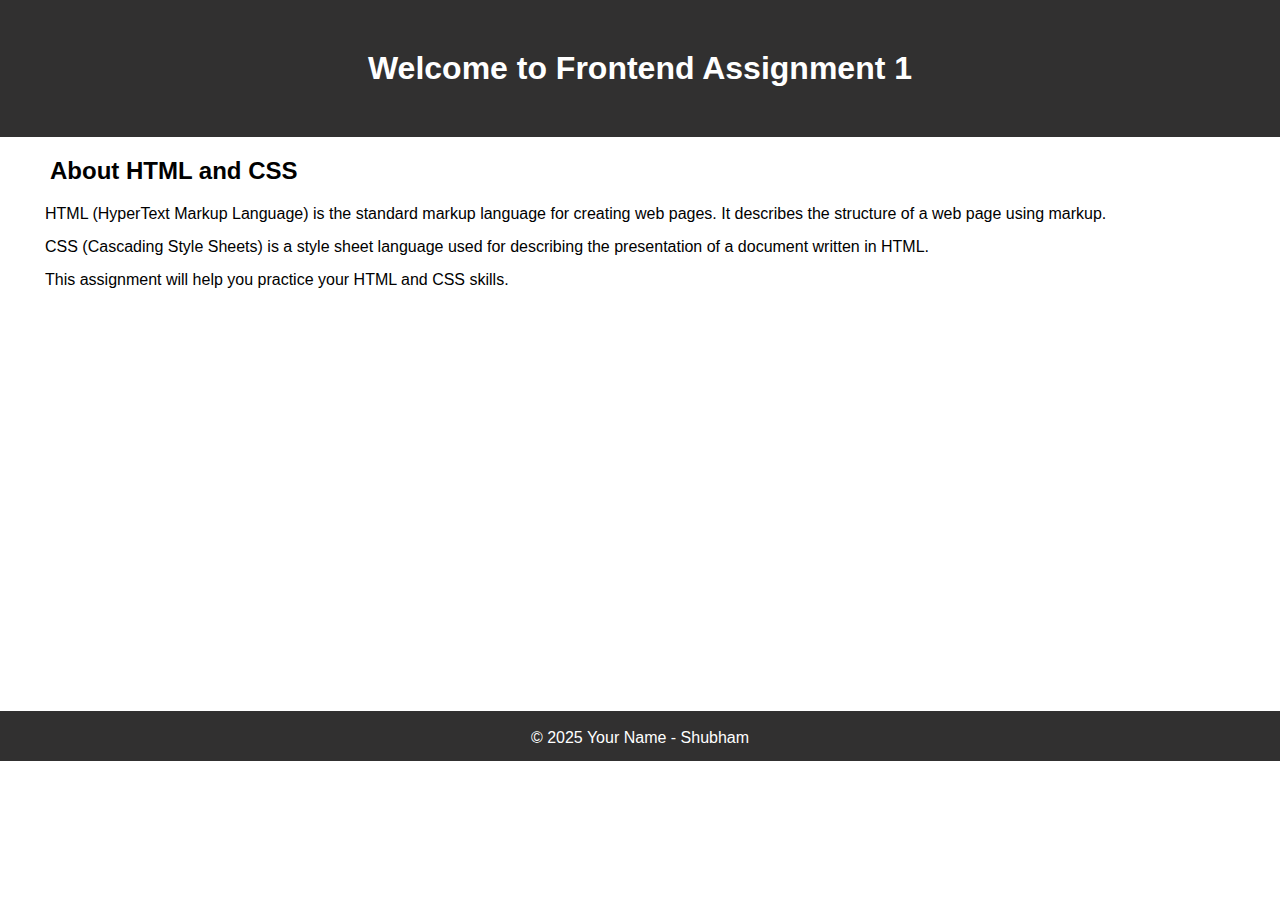
<file: Assignment-1/index.html>
<!DOCTYPE html>
<html lang="en">
  <head>
    <meta charset="UTF-8" />
    <meta name="viewport" content="width=device-width, initial-scale=1.0" />
    <link rel="stylesheet" href="style.css" />
    <title>Frontend Assignment 1</title>
  </head>
  <body>
    <header>
      <h1>Welcome to Frontend Assignment 1</h1>
    </header>
    <main>
      <h2>About HTML and CSS</h2>
      <p class="content html-content">
        HTML (HyperText Markup Language) is the standard markup language for
        creating web pages. It describes the structure of a web page using
        markup.
      </p>
      <p class="content css-content">
        CSS (Cascading Style Sheets) is a style sheet language used for
        describing the presentation of a document written in HTML.
      </p>
      <p class="content assign-content">
        This assignment will help you practice your HTML and CSS skills.
      </p>
    </main>
    <footer>
      <p id="footer">&copy; 2025 Your Name - Shubham</p>
    </footer>
  </body>
</html>
</file>
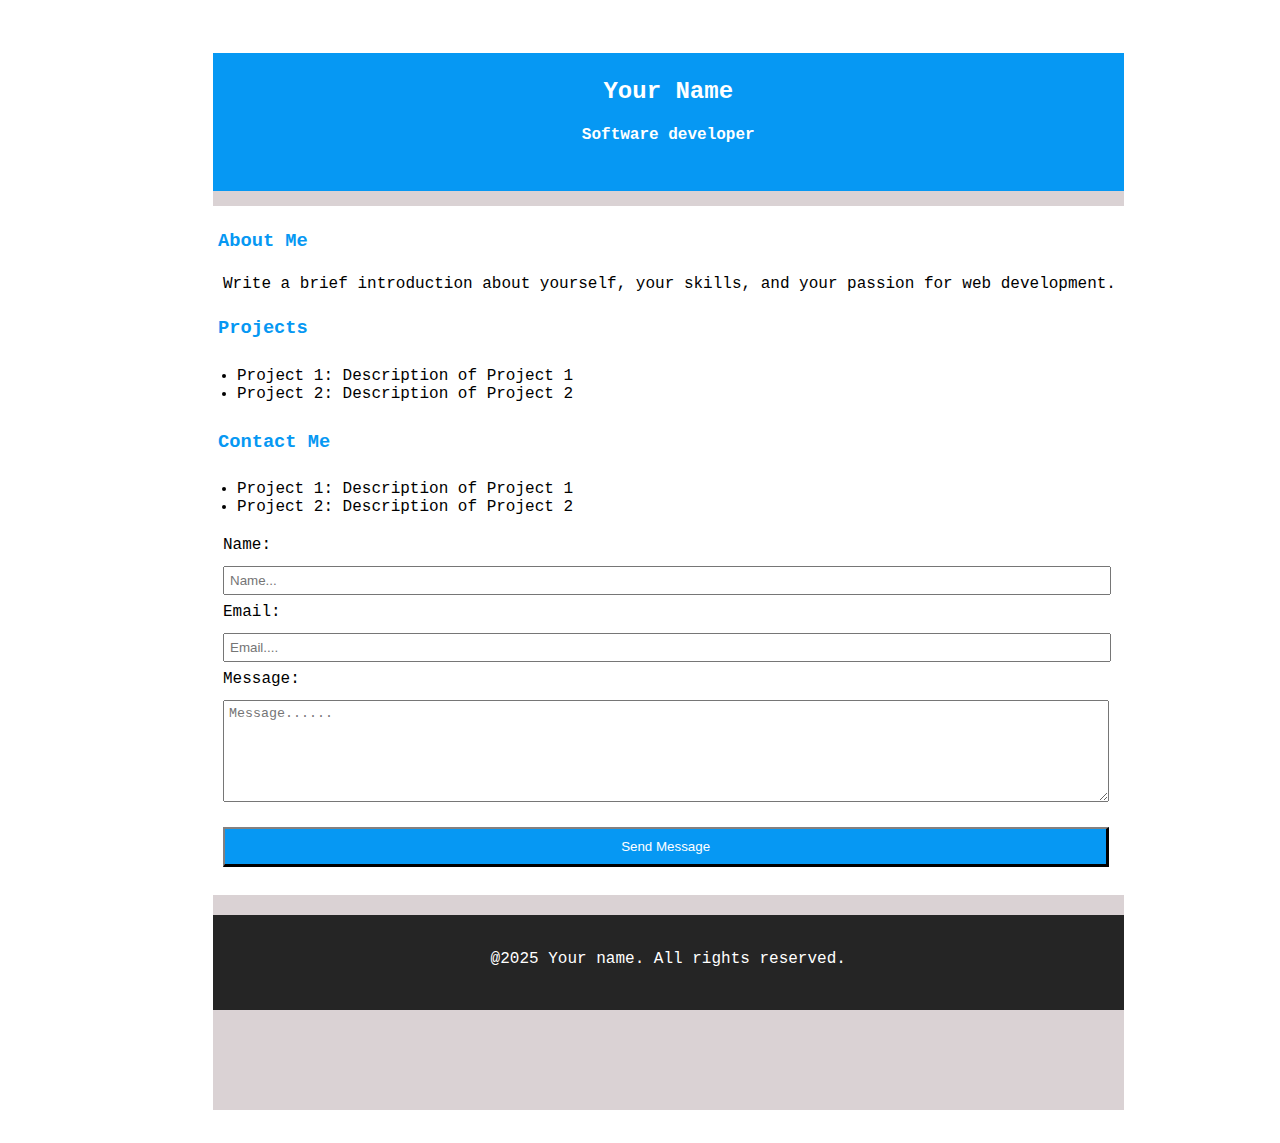
<file: Assignment-2/index.html>
<!DOCTYPE html>
<html lang="en">
  <head>
    <meta charset="UTF-8" />
    <meta name="viewport" content="width=device-width, initial-scale=1.0" />
    <link rel="stylesheet" href="style.css"/>
    <title>Frontend Assignment 2</title>
  </head>
  <body>
    <header id="first">
      <h2>Your Name</h2>
      <h4>Software developer</h4>
    </header>
    <section>
      <h3>About Me</h3>
      <p>
        Write a brief introduction about yourself, your skills, and your passion
        for web development.
      </p>
    </section>
    <section>
      <h3>Projects</h3>
      <ul>
        <li>Project 1: Description of Project 1</li>
        <li>Project 2: Description of Project 2</li>
      </ul>
    </section>
    <section>
      <h3>Contact Me</h3>
      <ul>
        <li>Project 1: Description of Project 1</li>
        <li>Project 2: Description of Project 2</li>
      </ul>
    </section>
    <form>
      <label for="username">Name:</label>
      <input type="text" id="username" placeholder="Name..."/>
      <label for="mail">Email:</label><br />
      <input type="email" id="mail" placeholder="Email...."/>
      <label for="msg">Message:</label><br />
      <textarea id="msg" rows="6" cols="123" placeholder="Message......"></textarea>
      <input type="submit" value="Send Message" />
    </form>
    <footer id="footer">@2025 Your name. All rights reserved.</footer>
  </body>
</html>
</file>
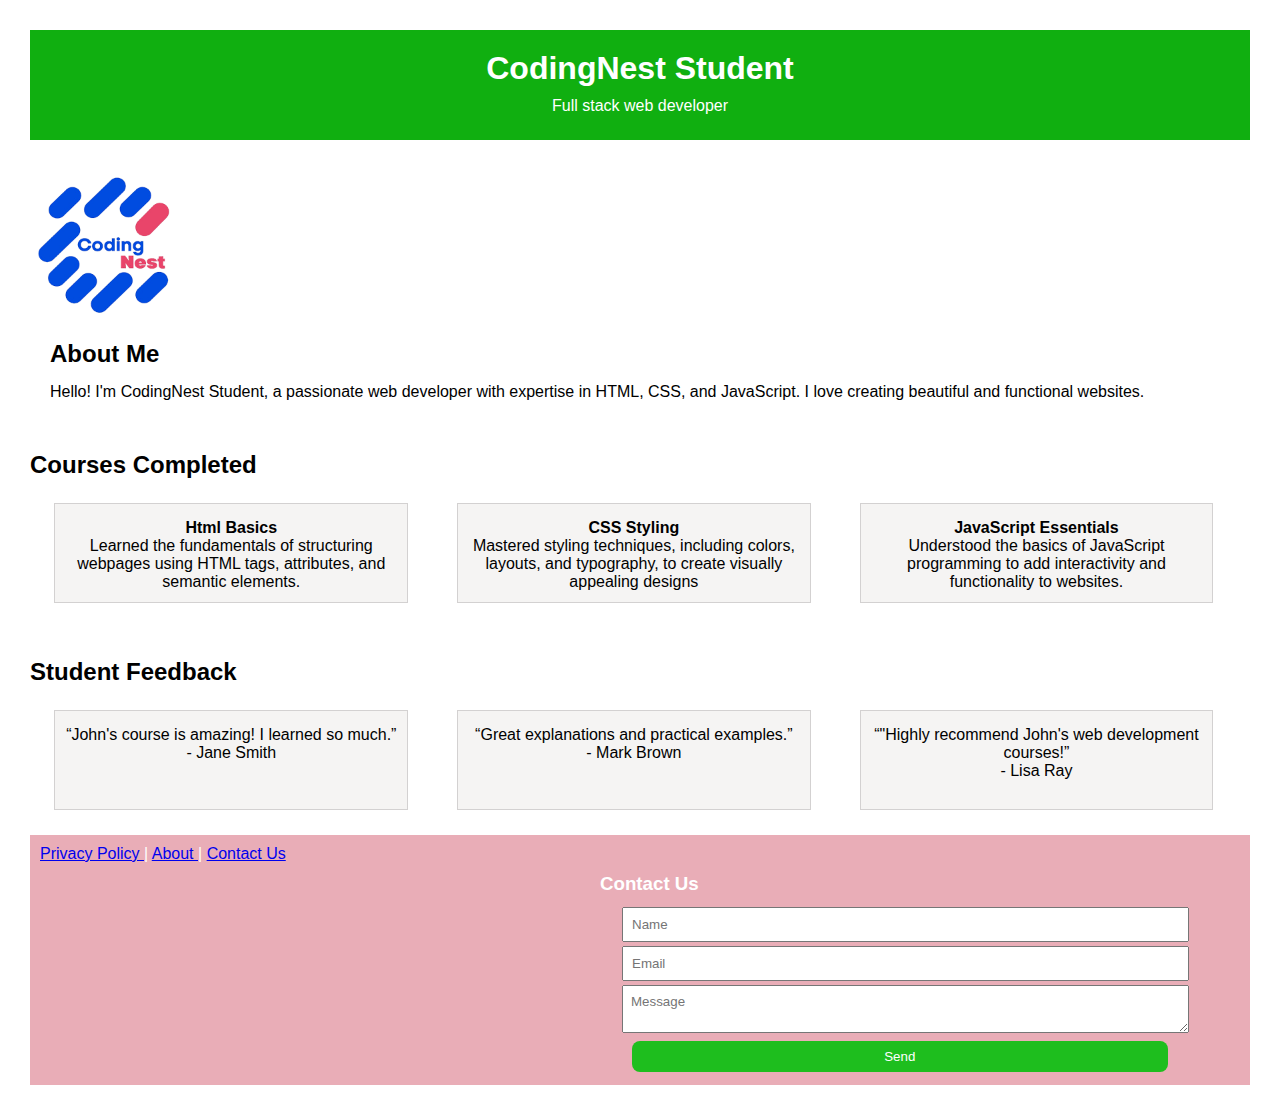
<file: Assignment-4/index.html>
<!DOCTYPE html>
<html lang="en">
  <head>
    <meta charset="UTF-8" />
    <meta name="viewport" content="width=device-width, initial-scale=1.0" />
    <meta name="description" content="CodingNest Student" />
    <link rel="stylesheet" href="style.css">
    <title>Frontend Assignment 4</title>
  </head>
  <body>
    <div class="website">
      <!-- header -->
      <header>
        <h1>CodingNest Student</h1>
        <p>Full stack web developer</p>
      </header>
      <!-- main -->
      <main>
        <!-- about section & section1 -->
        <section>
        <img src="download.png" alt="CodingNest Logo" height="150" />
        <div class="about">
          <h2>About Me</h2>
          <p id="para">
            Hello! I'm CodingNest Student, a passionate web developer with
            expertise in HTML, CSS, and JavaScript. I love creating beautiful
            and functional websites.
          </p>
        </div>
        </section>
        <!-- section2 -->
      <section>
        <h2>Courses Completed</h2>
        <div class="block">
          <h4>Html Basics</h4>
          <p>
            Learned the fundamentals of structuring webpages using HTML tags,
            attributes, and semantic elements.
          </p>
        </div>
        <div class="block">
          <h4>CSS Styling</h4>
          <p>
            Mastered styling techniques, including colors, layouts, and
            typography, to create visually appealing designs
          </p>
        </div>
        <div class="block">
          <h4>JavaScript Essentials</h4>
          <p>
            Understood the basics of JavaScript programming to add interactivity
            and functionality to websites.
          </p>
        </div>
      </section>
       <!-- section3 -->
      <section>
        <h2>Student Feedback</h2>
        <div class="block">
          <q>John's course is amazing! I learned so much.</q>
          <p>- Jane Smith</p>
        </div>
        <div class="block">
          <q>Great explanations and practical examples.</q>
          <p>- Mark Brown</p>
        </div>
        <div class="block">
          <q>"Highly recommend John's web development courses!</q>
          <p>- Lisa Ray</p>
        </div>
      </section>
      </main>
      <!-- footer -->
      <footer>
        <div class="link">
        <a href="#">Privacy Policy </a><span>|</span>
        <a href="#">About </a><span>|</span>
        <a href="#">Contact Us</a>
        </div>
        <div class="form">
          <h3>Contact Us</h3>
          <input
            type="text"
            name="username"
            id="name"
            placeholder="Name"
          />
          <input
            type="email"
            name="useremail"
            id="email"
            placeholder="Email"
          />
          <textarea name="msg" id="message" placeholder="Message"></textarea
          >
          <button type="button">Send</button>
        </div>
      </footer>
    </div>
  </body>
</html>
</file>
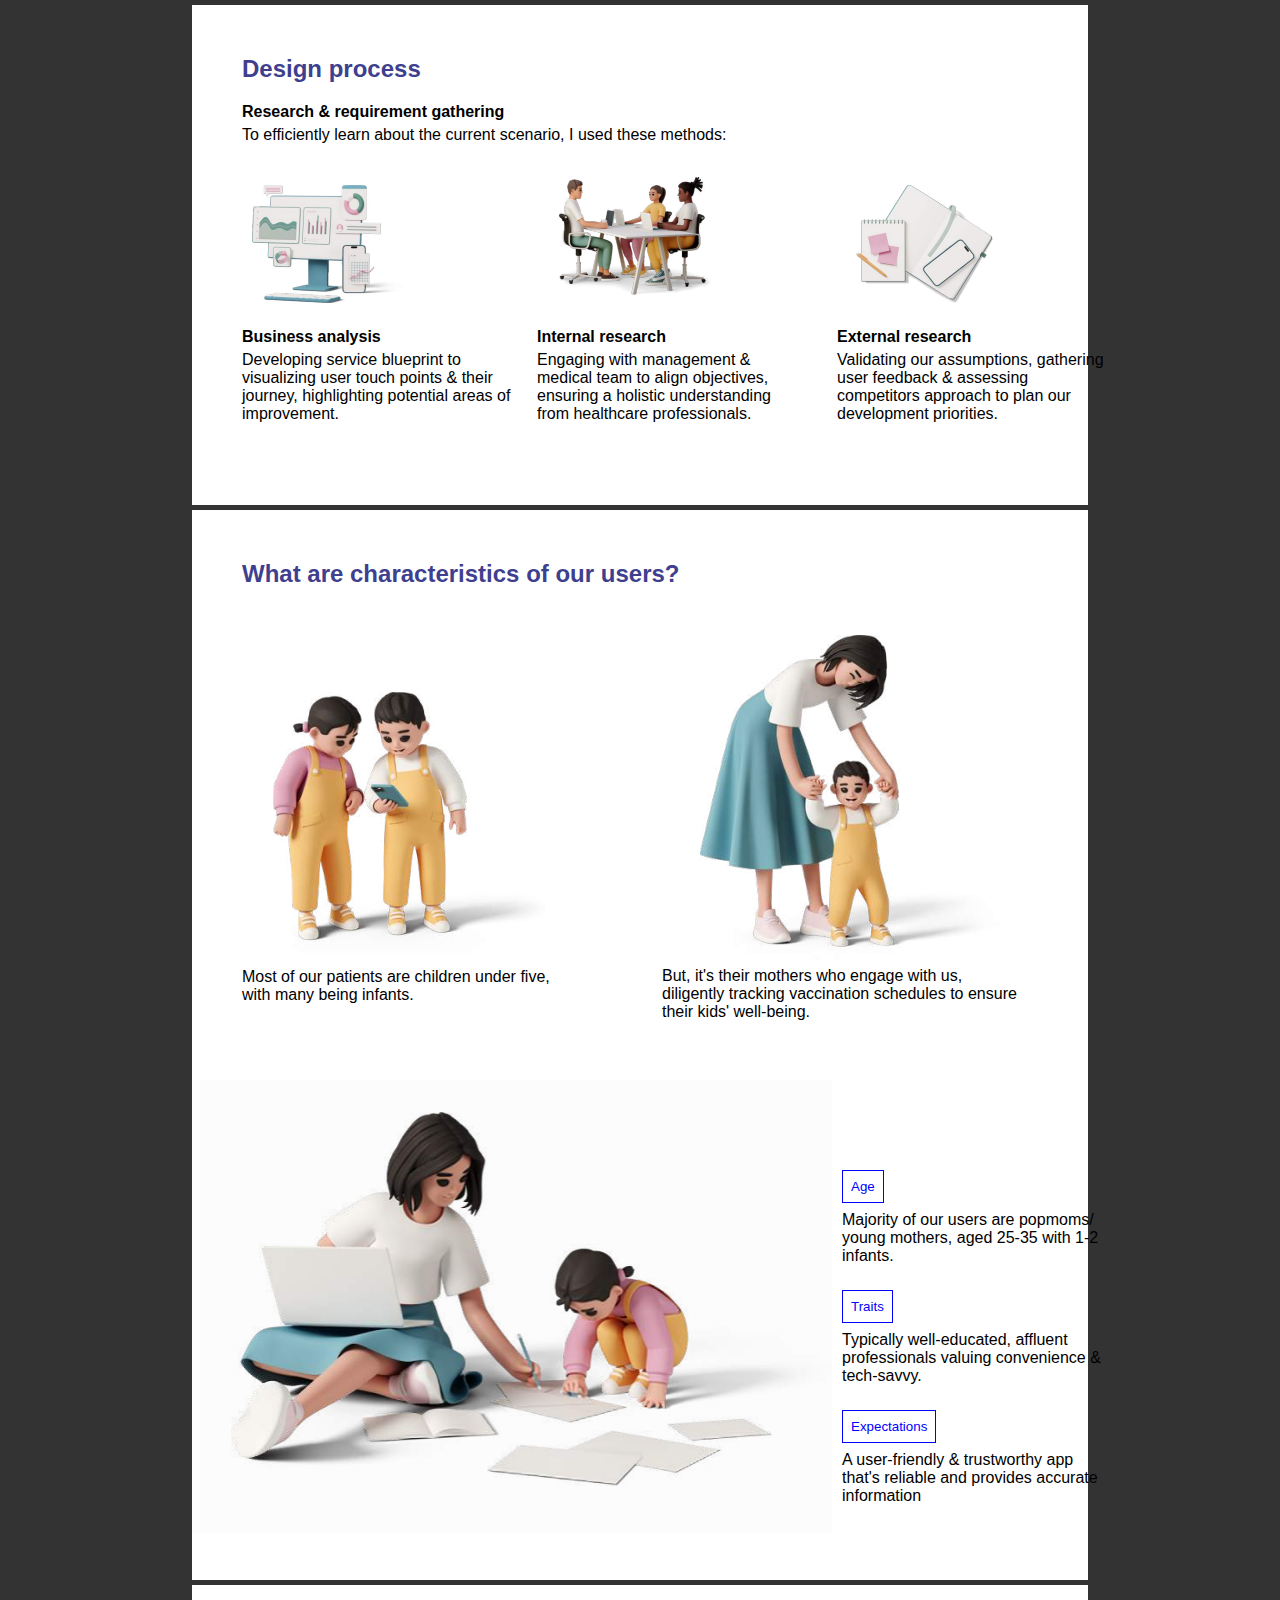
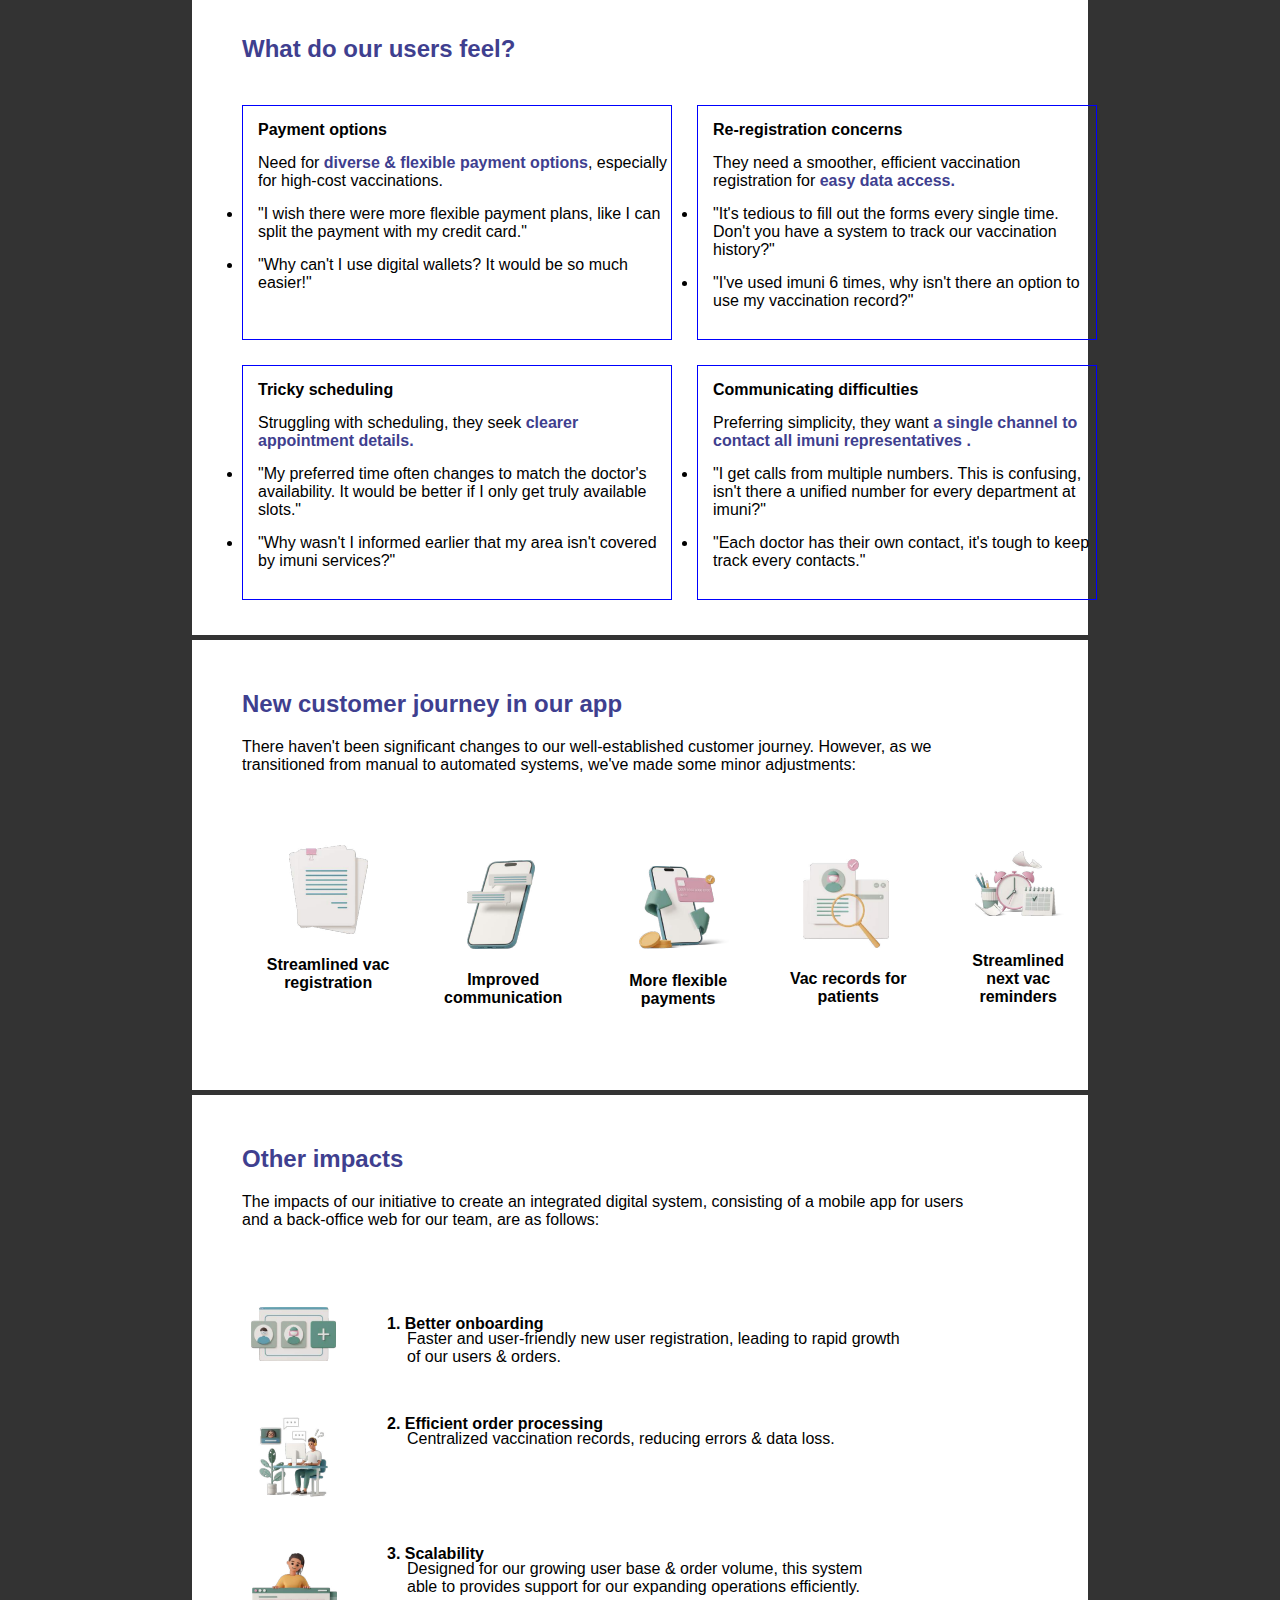
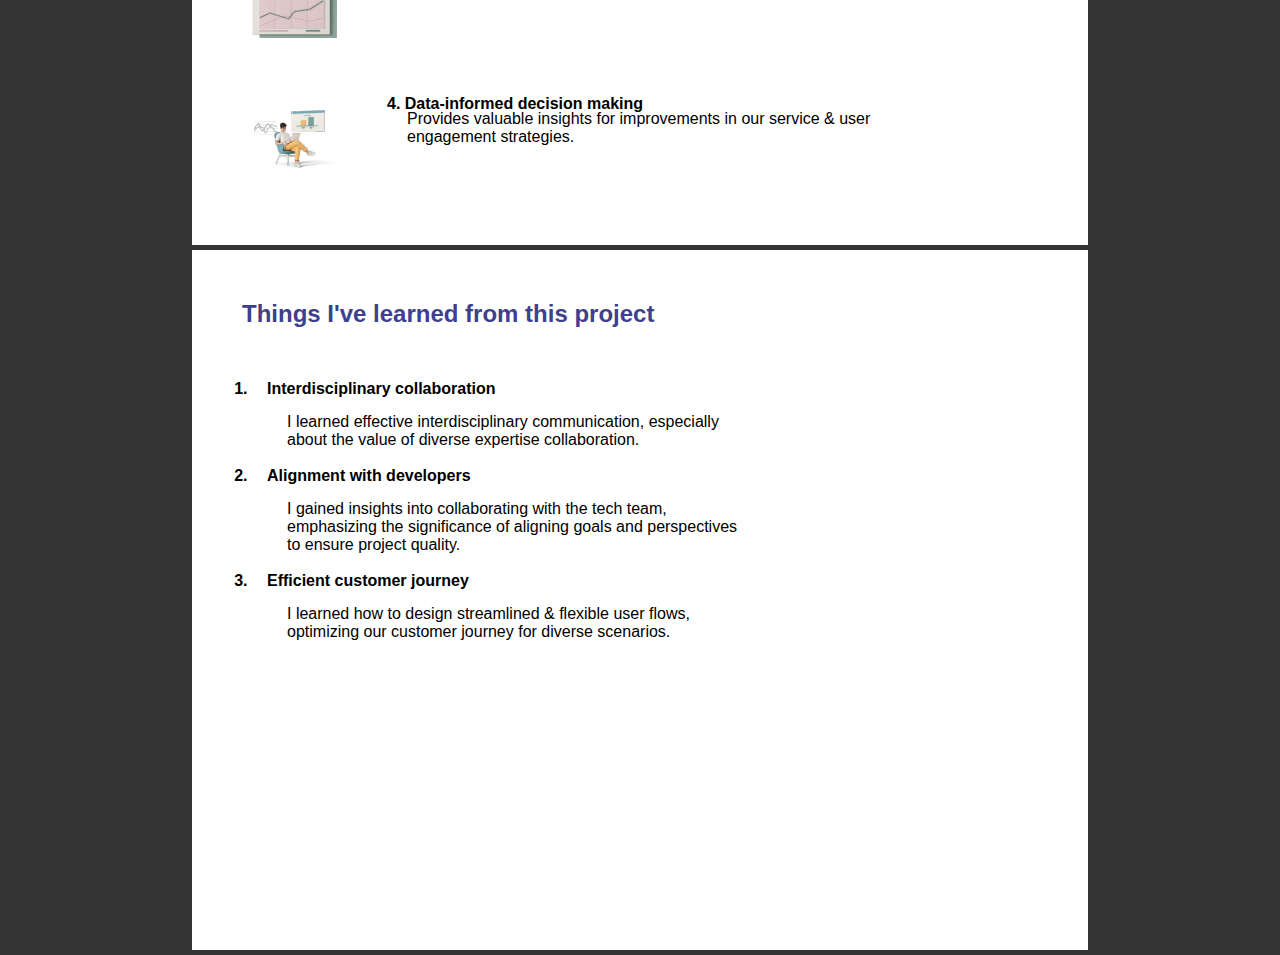
<file: Assignment-7/index.html>
<!DOCTYPE html>
<html lang="en">

<head>
    <meta charset="UTF-8" />
    <meta name="viewport" content="width=device-width, initial-scale=1.0" />
    <link rel="stylesheet" href="style.css" />
    <title>Frontend Assignment 7</title>
</head>

<body>
    <section id="section1">
        <div id="header1" class="sectionheader">
            <h2>Design process</h2>
            <p class="highlh">Research & requirement gathering</p>
            <p>
                To efficiently learn about the current scenario, I used these methods:
            </p>
        </div>
        <div id="div1" class="part1">
            <img src="Post-1.png" alt="image1" />
            <p class="highlh">Business analysis</p>
            <p>
                Developing service blueprint to visualizing user touch points & their
                journey, highlighting potential areas of improvement.
            </p>
        </div>
        <div id="div2" class="part1">
            <img src="Post-2.png" alt="image2" />
            <p class="highlh">Internal research</p>
            <p>
                Engaging with management & medical team to align objectives, ensuring
                a holistic understanding from healthcare professionals.
            </p>
        </div>
        <div id="div3" class="part1">
            <img src="Post-3.png" alt="image3" />
            <p class="highlh">External research</p>
            <p>
                Validating our assumptions, gathering user feedback & assessing
                competitors approach to plan our development priorities.
            </p>
        </div>
    </section>
    <section id="section2">
        <div id="header2" class="sectionheader">
            <h2>What are characteristics of our users?</h2>
        </div>
        <div class="element" id="block1">
            <img src="children.png" alt="image4" />
            <p>
                Most of our patients are children under five, with many being infants.
            </p>
        </div>
        <div class="element" id="block2">
            <img src="mother.png" alt="image5" />
            <p>
                But, it's their mothers who engage with us, diligently tracking
                vaccination schedules to ensure their kids' well-being.
            </p>
        </div>
        <div class="element" id="block3">
            <img src="mother-with-child.png" alt="image6" width="640" />
        </div>
        <div class="element" id="block4">
            <button>Age</button>
            <p>
                Majority of our users are popmoms/ young mothers, aged 25-35 with 1-2
                infants.
            </p>
            <button>Traits</button>
            <p>
                Typically well-educated, affluent professionals valuing convenience &
                tech-savvy.
            </p>
            <button>Expectations</button>
            <p>
                A user-friendly & trustworthy app that's reliable and provides
                accurate information
            </p>
        </div>
    </section>
    <section id="section3">
        <div id="header3" class="sectionheader">
            <h2>What do our users feel?</h2>
        </div>
        <div class="table" id="table1">
            <p class="bold">Payment options</p>
            <p class="highlight">
                Need for <span>diverse & flexible payment options</span>, especially
                for high-cost vaccinations.
            </p>
            <li>
                "I wish there were more flexible payment plans, like I can split the
                payment with my credit card."
            </li>
            <li>"Why can't I use digital wallets? It would be so much easier!"</li>
        </div>
        <div class="table" id="table2">
            <p class="bold">Re-registration concerns</p>
            <p class="highlight">
                They need a smoother, efficient vaccination registration for
                <span>easy data access.</span>
            </p>
            <li>
                "It's tedious to fill out the forms every single time. Don't you have
                a system to track our vaccination history?"
            </li>
            <li>
                "I've used imuni 6 times, why isn't there an option to use my
                vaccination record?"
            </li>
        </div>
        <div class="table" id="table3">
            <p class="bold">Tricky scheduling</p>
            <p class="highlight">
                Struggling with scheduling, they seek
                <span>clearer appointment details.</span>
            </p>
            <li>
                "My preferred time often changes to match the doctor's availability.
                It would be better if I only get truly available slots."
            </li>
            <li>
                "Why wasn't I informed earlier that my area isn't covered by imuni
                services?"
            </li>
        </div>
        <div class="table" id="table4">
            <p class="bold">Communicating difficulties</p>
            <p class="highlight">
                Preferring simplicity, they want
                <span>a single channel to contact all imuni representatives .</span>
            </p>
            <li>
                "I get calls from multiple numbers. This is confusing, isn't there a
                unified number for every department at imuni?"
            </li>
            <li>
                "Each doctor has their own contact, it's tough to keep track every
                contacts."
            </li>
        </div>
    </section>
    <section id="section4">
        <div id="header4" class="sectionheader">
            <h2>New customer journey in our app</h2>
            <p>
                There haven't been significant changes to our well-established
                customer journey. However, as we transitioned from manual to automated
                systems, we've made some minor adjustments:
            </p>
        </div>
        <div class="part4" id="image1">
            <img src="Post-4.png" alt="image7" />
            <p class="space">Streamlined vac registration</p>
        </div>
        <div class="part4" id="image2">
            <img src="Post-5.png" alt="image8" />
            <p class="space">Improved communication</p>
        </div>
        <div class="part4" id="image3">
            <img src="Post-6.png" alt="image9" />
            <p class="space">More flexible payments</p>
        </div>
        <div class="part4" id="image4">
            <img src="Post-7.png" alt="image10" />
            <p class="space">Vac records for patients</p>
        </div>
        <div class="part4" id="image5">
            <img src="Post-8.png" alt="image11" />
            <p class="space">Streamlined next vac reminders</p>
        </div>
    </section>
    <section id="section5">
        <div id="header5" class="sectionheader">
            <h2>Other impacts</h2>
            <p>
                The impacts of our initiative to create an integrated digital system,
                consisting of a mobile app for users and a back-office web for our
                team, are as follows:
            </p>
        </div>
        <div class="impact" id="impact1">
            <img src="Post-9.png" alt="image12" />
        </div>
        <div class="impact" id="impact1-1">
            <li>1. Better onboarding</li>
            <p class="adjust">
                Faster and user-friendly new user registration, leading to rapid
                growth of our users & orders.
            </p>
        </div>
        <div class="impact" id="impact2">
            <img src="Post-10.png" alt="image13" />
        </div>
        <div class="impact" id="impact2-1">
            <li>2. Efficient order processing</li>
            <p class="adjust">
                Centralized vaccination records, reducing errors & data loss.
            </p>
        </div>
        <div class="impact" id="impact3">
            <img src="Post-11.png" alt="image14" />
        </div>
        <div class="impact" id="impact3-1">
            <li>3. Scalability</li>
            <p class="adjust">
                Designed for our growing user base & order volume, this system able to
                provides support for our expanding operations efficiently.
            </p>
        </div>
        <div class="impact" id="impact4">
            <img src="Post-12.png" alt="image15" />
        </div>
        <div class="impact" id="impact4-1">
            <li>4. Data-informed decision making</li>
            <p class="adjust">
                Provides valuable insights for improvements in our service & user
                engagement strategies.
            </p>
        </div>
    </section>
    <section id="section6">
        <div id="header6" class="sectionheader">
            <h2>Things I've learned from this project</h2>
        </div>
        <div id="list">
            <li>Interdisciplinary collaboration</li>
            <p class="last">
                I learned effective interdisciplinary communication, especially about
                the value of diverse expertise collaboration.
            </p>
            <li>Alignment with developers</li>
            <p class="last">
                I gained insights into collaborating with the tech team, emphasizing
                the significance of aligning goals and perspectives to ensure project
                quality.
            </p>
            <li>Efficient customer journey</li>
            <p class="last">
                I learned how to design streamlined & flexible user flows, optimizing
                our customer journey for diverse scenarios.
            </p>
        </div>
    </section>
</body>

</html>
</file>
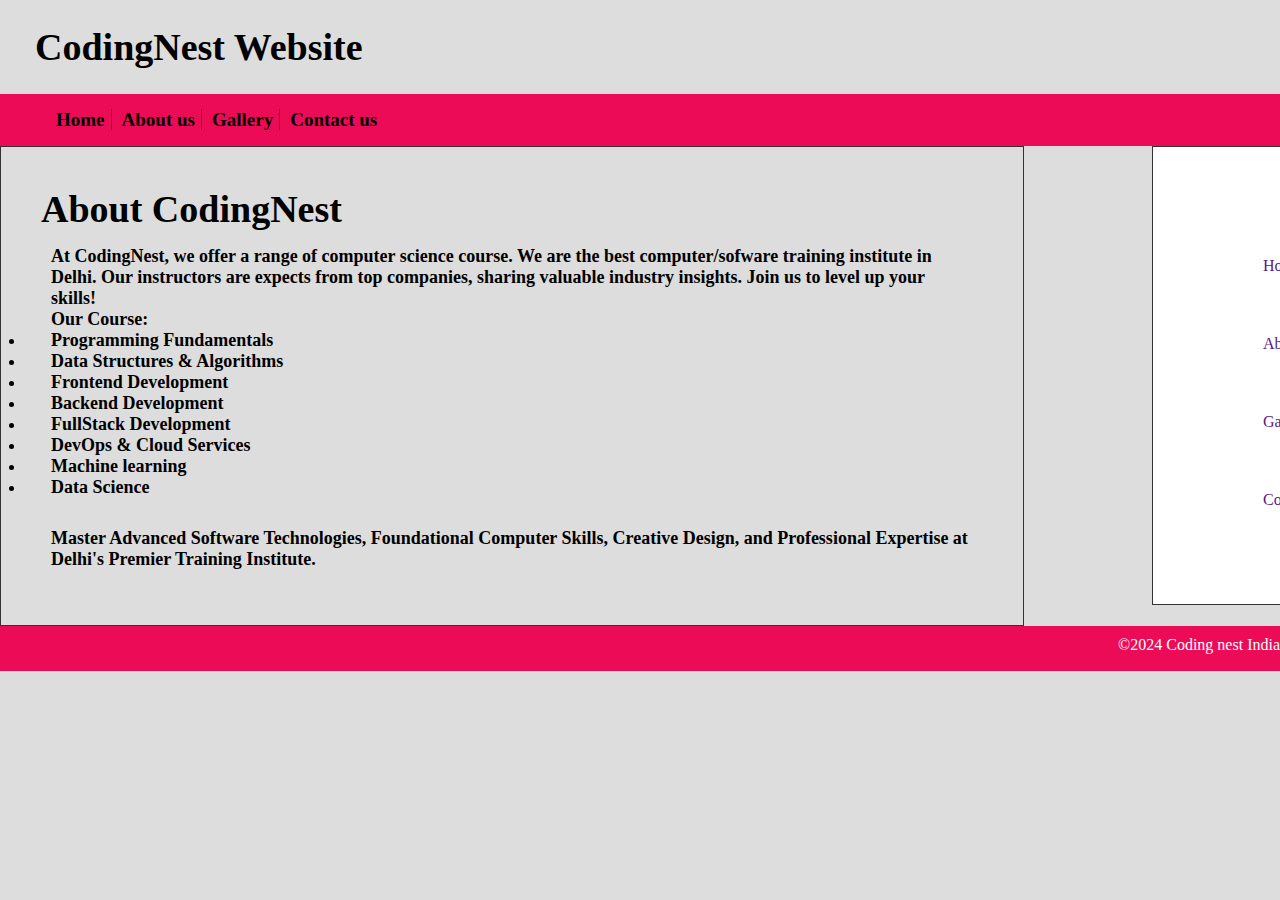
<file: Assignment-8/index.html>
<!DOCTYPE html>
<html lang="en">

<head>
    <meta charset="UTF-8" />
    <meta name="viewport" content="width=device-width, initial-scale=1.0" />
    <link rel="stylesheet" href="style.css" />
    <title>Frontend Assignment</title>
</head>

<body>
    <header class="header">
        <div>
            <h1>CodingNest Website</h1>
        </div>
        <nav class="horizontalnavbar">
            <a href="#" class="nav">Home</a>
            <a href="#">About us</a>
            <a href="#">Gallery</a>
            <a href="#" id="none">Contact us</a>
        </nav>
    </header>
    <main id="content">
        <h1>About CodingNest</h1>
        <p>
            At CodingNest, we offer a range of computer science course. We are the
            best computer/sofware training institute in Delhi. Our instructors are
            expects from top companies, sharing valuable industry insights. Join us
            to level up your skills!
        </p>
        <p>Our Course:</p>
        <li>Programming Fundamentals</li>
        <li>Data Structures & Algorithms</li>
        <li>Frontend Development</li>
        <li>Backend Development</li>
        <li>FullStack Development</li>
        <li>DevOps & Cloud Services</li>
        <li>Machine learning</li>
        <li>Data Science</li>
        <p id="downpara">
            Master Advanced Software Technologies, Foundational Computer Skills,
            Creative Design, and Professional Expertise at Delhi's Premier Training
            Institute.
        </p>
    </main>
    <nav class="verticalnavbar">
        <a href="">Home</a>
        <a href="">About us</a>
        <a href="">Gallery</a>
        <a href="">Contact us</a>
    </nav>
    <footer>
        <p id="footercontent">&copy;2024 Coding nest India</p>
    </footer>
</body>

</html>
</file>
<file: Assignment-1/style.css>
* {
  margin: 0px;
  padding: 0px;
  font-family: sans-serif;
  box-sizing: border-box;
}
header{
  background-color: rgb(49, 48, 48);
}
h1 {
  color: white;
  text-align: center;
  padding: 50px;
}
h2 {
   margin: 20px;
   padding-left: 30px;
}
.content {
    padding-left: 30px;
    margin: 15px;
}
footer{
  background-color: rgb(49, 48, 48);
  width: 100%;
  height: 50px;
 }
#footer {
  margin-top: 422px;
  color: white;
  text-align: center;
  padding: 18px;
}
</file>
<file: Assignment-2/style.css>
body{
  padding: 25px;
  font-family: "Courier New", Courier, monospace;
}
#first {
  background-color: rgb(6, 152, 243);
  width: 75%;
  height: 138px;
  margin-left: 180px;
  border-bottom: 15px solid rgb(218, 210, 212);
}
h2{
  color: white;
  text-align: center;
  padding: 25px 25px 0px;
}
h4 {
  color: white;
  text-align: center;
}
h3 {
  margin-left: 180px;
  color: rgb(6, 152, 243);
  padding: 5px;
}
p{
  margin-left: 190px;
}
ul
{
  margin-left: 200px;
  padding: 4px;
}
input[type="submit"] {
  background-color: rgb(6, 152, 243);
  width: 73%;
  color: white;
  padding: 10px;
  border-top: 2px solid rgb(131, 128, 128);
  border-left: 2px solid rgb(131, 128, 128);
  border-bottom: 3px solid black;
  border-right: 3px solid black;
}
label{
   margin-left: 190px;
  margin-top: 12px; 
}
input,
textarea {
  width: 72%;
  margin-left: 190px;
  padding: 5px;
  margin-top: 12px;
  margin-bottom: 8px;
}
/* form input:focus,form textarea:focus{
  border-color: rgb(6, 152, 243);
  outline: none;
} */
#footer {
  background-color: rgb(37, 37, 37);
  text-align: center;
  width: 75%;
  margin-left: 180px;
  height: 60px;
  color: white;
  padding-top: 35px;
  margin-top: 20px;
  border-top: 20px solid rgb(218, 210, 212);
  border-bottom: 100px solid rgb(218, 210, 212);
}
</file>
<file: Assignment-4/style.css>
*{
   margin: 0;
   padding: 0;
   font-family: Arial, Helvetica, sans-serif;
   box-sizing: border-box;
}
.website {
  padding: 30px;
}
/* header */
header {
  background-color: rgb(16, 175, 16);
  text-align: center;
  color: white;
  height: 110px;
  padding: 20px;
}
header p{
  padding-top: 10px;
}
/* main section1 */
section {
  padding-top: 30px;
}
img{
float: left;
}
.about {
  float: left;
  padding: 20px;
}
#para {
  padding-top: 15px;
}
section{
    content: " ";
    display: block;
    clear: both;
}
/* section2 &  section3 */
.block {
  background-color: rgba(228, 226, 223, 0.377);
  padding: 15px 10px;
  width: 29%;
  height: 100px;
  text-align: center;
  border: 1px solid #d3d1d1;
  float: left;
  margin: 2%;
}
/* footer */
footer {
  background-color: rgb(233, 173, 183);
  padding: 10px;
  content: " ";
  display: block;
  clear: both;
  height: 250px;
}
span{
    color: #fff;
}
.form {
  width: 650px;
 padding: 10px;
 float: right;
}
.form h3 {
  color: white;
  padding-bottom: 10px;
}
.form input[type="text"],
input[type="email"],
textarea,
button {
  width: 90%;
  padding: 8px;
  margin: 2px;
  position: relative;
  left: 20px;
}
.form button {
  background-color: rgb(30, 190, 30);
  border: none;
  border-radius: 8px;
  width: 85%;
  position: relative;
  left: 30px;
  color: #fff;
  cursor: pointer;
}
.form button:hover {
  background-color: rgb(15, 146, 15);
}
</file>
<file: Assignment-7/style.css>
* {
    margin: 0;
    padding: 0;
    box-sizing: border-box;
}

body {
    background-color: #333;
    font-family: Verdana, Verdana, Geneva, Tahoma, sans-serif;
}

/* section1 */
section {
    margin: 5px auto;
    background-color: #fff;
    width: 70%;
    position: relative;
}

.sectionheader {
    position: relative;
    width: 90%;
    top: 50px;
    left: 50px;
}

#section1 #header1 {
    height: 500px;
}

h2 {
    color: rgb(63, 63, 143);
    padding-bottom: 20px;
}

.highlh {
    font-weight: 550;
    padding-bottom: 5px;
}

.part1 {
    position: absolute;
    width: 30%;
    height: 270px;
}

#section1 #div1 {
    top: 160px;
    left: 50px;
}

#section1 #div2 {
    top: 155px;
    left: 345px;
}

#section1 #div3 {
    top: 170px;
    left: 645px;
}

/* section2 */
#section2 {
    height: 1070px;
}

.element {
    position: absolute;
}

#section2 #block1 {
    width: 38%;
    top: 150px;
    left: 50px;
}

#section2 #block2 {
    width: 40%;
    top: 85px;
    left: 470px;
}

#section2 #block3 {
    width: 50%;
    top: 570px;
}

#section2 #block4 {
    width: 30%;
    top: 20px;
    top: 635px;
    left: 650px;
}

#section2 #block4 button {
    background-color: #fff;
    color: blue;
    text-align: center;
    padding: 8px;
    border: 1px solid blue;
    margin-top: 25px;
    margin-bottom: 8px;
}

/* section3 */
#section3 {
    height: 650px;
}

#section3 .table {
    width: 430px;
    height: 235px;
    position: absolute;
    top: 120px;
    left: 50px;
    border: 1px solid blue;
}

.bold {
    font-weight: 550;
    padding: 15px;
}

.highlight,
li {
    padding-left: 15px;
    padding-bottom: 15px;
}

span {
    color: rgb(63, 63, 143);
    font-weight: 550;
}

#section3 #table2 {
    width: 400px;
    left: 505px;
}

#section3 #table3 {
    top: 380px;
}

#section3 #table4 {
    width: 400px;
    left: 505px;
    top: 380px;
}

/* section4 */
#section4 {
    height: 450px;
}

#section4 #header4 {
    width: 82%;
}

#section4 .part4 {
    width: 17%;
    position: absolute;
    text-align: center;
}

#section4 .space {
    margin: 12px;
    font-weight: 550;
}

#section4 #image1 {
    top: 200px;
    left: 60px;
}

#section4 #image2 {
    top: 215px;
    left: 235px;
}

#section4 #image3 {
    top: 215px;
    left: 410px;
}

#section4 #image4 {
    top: 215px;
    left: 580px;
}

#section4 #image5 {
    top: 205px;
    left: 750px;
}

/* section5 */
#section5 {
    height: 750px;
}

#section5 #header5 {
    width: 82%;
}

#section5 .impact {
    position: absolute;
}

#section5 #impact1 {
    top: 200px;
    left: 50px;
}

#section5 #impact1-1 {
    top: 220px;
    left: 180px;
    width: 60%;
}

#section5 li {
    list-style: none;
    height: 10px;
    font-weight: 550;
}

#section5 .adjust {
    padding-left: 35px;
}

#section5 #impact2 {
    top: 320px;
    left: 50px;
}

#section5 #impact2-1 {
    top: 320px;
    left: 180px;
    width: 60%;
}

#section5 #impact3 {
    top: 450px;
    left: 45px;
}

#section5 #impact3-1 {
    top: 450px;
    left: 180px;
    width: 58%;
}

#section5 #impact4 {
    top: 600px;
    left: 45px;
}

#section5 #impact4-1 {
    top: 600px;
    left: 180px;
    width: 60%;
}

/* section6 */
#section6 {
    height: 700px;
}

#section6 #list {
    position: absolute;
    top: 120px;
    left: 50px;
    width: 58%;
    padding: 10px;
}

#section6 #list .last {
    padding-bottom: 18px;
    padding-left: 35px;
}

#section6 #list li {
    list-style: decimal;
    font-weight: 550;
}
</file>
<file: Assignment-8/style.css>
* {
    margin: 0;
    padding: 0;
    box-sizing: border-box;
}

body {
    background-color: #ddd;
}

.header div h1 {
    padding: 25px 35px;
    font-size: 38px;
}

.horizontalnavbar,
a {
    background-color: rgb(236, 11, 86);
}

.horizontalnavbar {
    padding: 15px 0;
}

.nav {
    margin-left: 50px;
}

.horizontalnavbar a {
    color: black;
    text-decoration: none;
    padding: 0 6px;
    border-right: 1px solid #333;
    font-weight: 550;
    font-size: 19px;
    background-color: rgb(236, 11, 86);
}

.horizontalnavbar #none {
    border: none;
}

a:hover {
    color: #007bff;
}

#content {
    border: 1px solid #333;
    width: 80vw;
    padding: 25px;
}

#content h1 {
    font-size: 38px;
    padding: 15px;
}

#content p,
li {
    font-size: 18px;
    font-weight: 550;
    padding: 0px 25px;
}

#content #downpara {
    padding: 30px 25px;
}

.verticalnavbar {
    border: 1px solid #333;
    width: 19vw;
    position: absolute;
    top: 146px;
    left: 72em;
    padding: 30px;
    padding-top: 80px;
    height: 459px;
}

.verticalnavbar a {
    display: block;
    padding: 30px 0;
    padding-left: 80px;
    text-decoration: none;
}

.verticalnavbar,
a {
    background-color: #ffffff;
}

#footercontent {
    background-color: rgb(236, 11, 86);
    color: white;
    text-align: right;
    padding: 10px 0;
    height: 45px;
}
</file>
